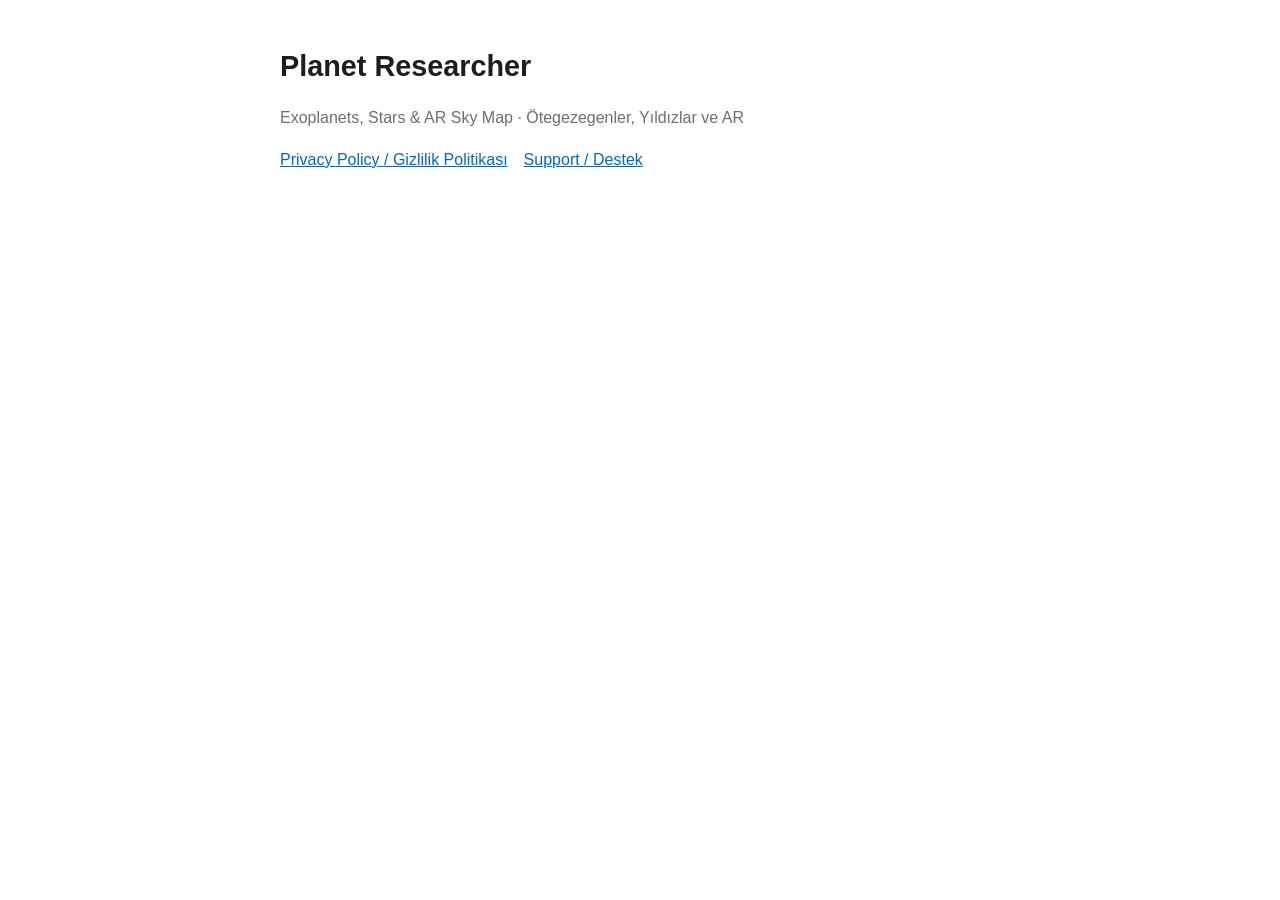
<file: index.html>
<!doctype html><html lang="en"><head><meta charset="utf-8"><meta name="viewport" content="width=device-width,initial-scale=1"><title>Planet Researcher</title><link rel="stylesheet" href="style.css"></head><body>
<h1>Planet Researcher</h1><p class="muted">Exoplanets, Stars &amp; AR Sky Map · Ötegezegenler, Yıldızlar ve AR</p>
<nav><a href="privacy.html">Privacy Policy / Gizlilik Politikası</a><a href="support.html">Support / Destek</a></nav>
</body></html>
</file>
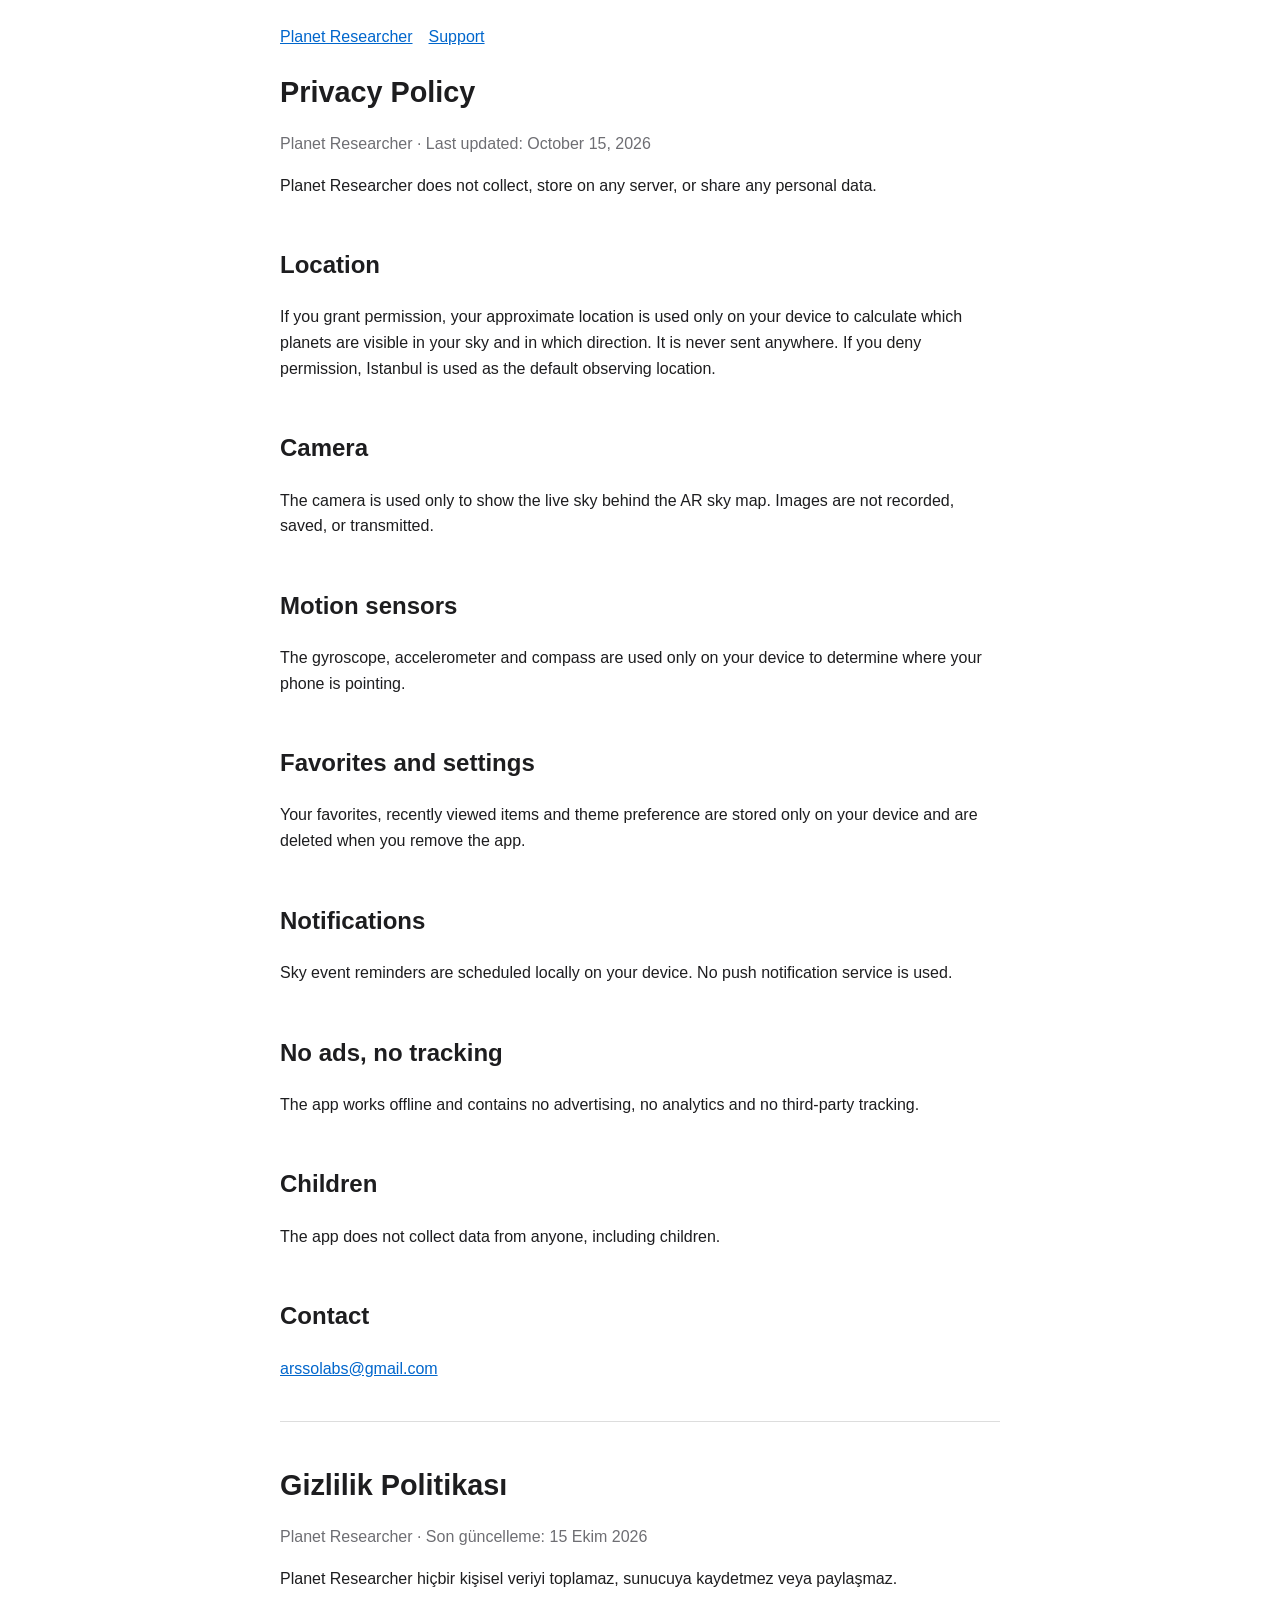
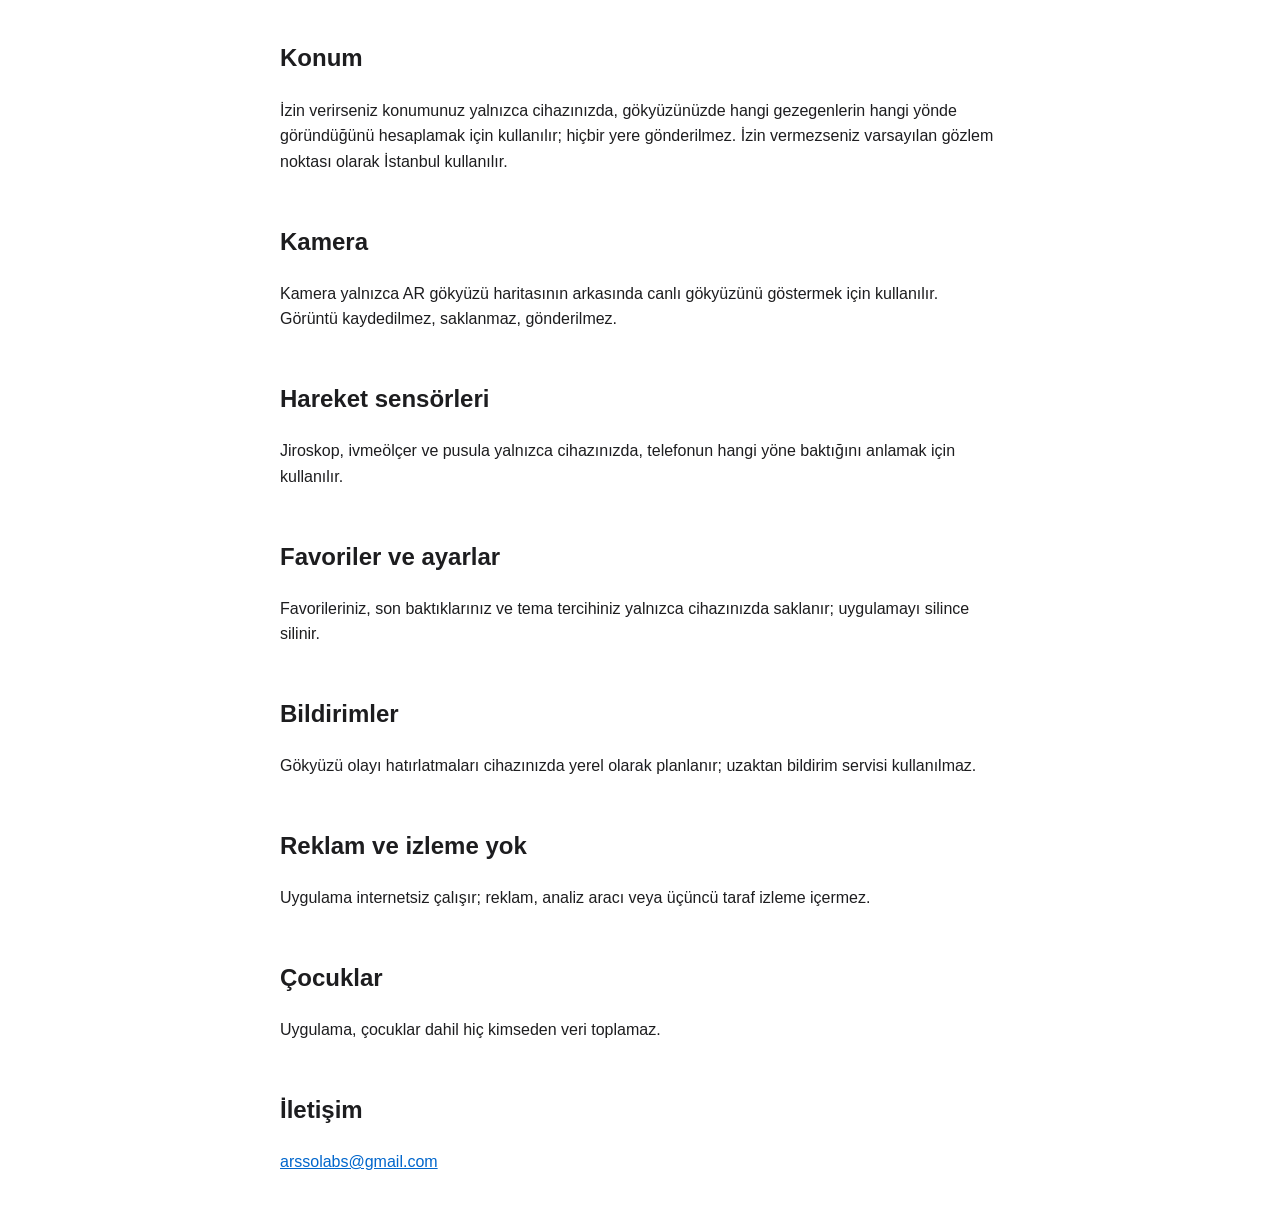
<file: privacy.html>
<!doctype html><html lang="en"><head><meta charset="utf-8"><meta name="viewport" content="width=device-width,initial-scale=1"><title>Privacy Policy – Planet Researcher</title><link rel="stylesheet" href="style.css"></head><body>
<nav><a href="index.html">Planet Researcher</a><a href="support.html">Support</a></nav>
<h1>Privacy Policy</h1><p class="muted">Planet Researcher · Last updated: October 15, 2026</p>
<p>Planet Researcher does not collect, store on any server, or share any personal data.</p>
<h2>Location</h2><p>If you grant permission, your approximate location is used only on your device to calculate which planets are visible in your sky and in which direction. It is never sent anywhere. If you deny permission, Istanbul is used as the default observing location.</p>
<h2>Camera</h2><p>The camera is used only to show the live sky behind the AR sky map. Images are not recorded, saved, or transmitted.</p>
<h2>Motion sensors</h2><p>The gyroscope, accelerometer and compass are used only on your device to determine where your phone is pointing.</p>
<h2>Favorites and settings</h2><p>Your favorites, recently viewed items and theme preference are stored only on your device and are deleted when you remove the app.</p>
<h2>Notifications</h2><p>Sky event reminders are scheduled locally on your device. No push notification service is used.</p>
<h2>No ads, no tracking</h2><p>The app works offline and contains no advertising, no analytics and no third-party tracking.</p>
<h2>Children</h2><p>The app does not collect data from anyone, including children.</p>
<h2>Contact</h2><p><a href="mailto:arssolabs@gmail.com">arssolabs@gmail.com</a></p>
<hr lang="tr">
<div lang="tr">
<h1>Gizlilik Politikası</h1><p class="muted">Planet Researcher · Son güncelleme: 15 Ekim 2026</p>
<p>Planet Researcher hiçbir kişisel veriyi toplamaz, sunucuya kaydetmez veya paylaşmaz.</p>
<h2>Konum</h2><p>İzin verirseniz konumunuz yalnızca cihazınızda, gökyüzünüzde hangi gezegenlerin hangi yönde göründüğünü hesaplamak için kullanılır; hiçbir yere gönderilmez. İzin vermezseniz varsayılan gözlem noktası olarak İstanbul kullanılır.</p>
<h2>Kamera</h2><p>Kamera yalnızca AR gökyüzü haritasının arkasında canlı gökyüzünü göstermek için kullanılır. Görüntü kaydedilmez, saklanmaz, gönderilmez.</p>
<h2>Hareket sensörleri</h2><p>Jiroskop, ivmeölçer ve pusula yalnızca cihazınızda, telefonun hangi yöne baktığını anlamak için kullanılır.</p>
<h2>Favoriler ve ayarlar</h2><p>Favorileriniz, son baktıklarınız ve tema tercihiniz yalnızca cihazınızda saklanır; uygulamayı silince silinir.</p>
<h2>Bildirimler</h2><p>Gökyüzü olayı hatırlatmaları cihazınızda yerel olarak planlanır; uzaktan bildirim servisi kullanılmaz.</p>
<h2>Reklam ve izleme yok</h2><p>Uygulama internetsiz çalışır; reklam, analiz aracı veya üçüncü taraf izleme içermez.</p>
<h2>Çocuklar</h2><p>Uygulama, çocuklar dahil hiç kimseden veri toplamaz.</p>
<h2>İletişim</h2><p><a href="mailto:arssolabs@gmail.com">arssolabs@gmail.com</a></p>
</div></body></html>
</file>
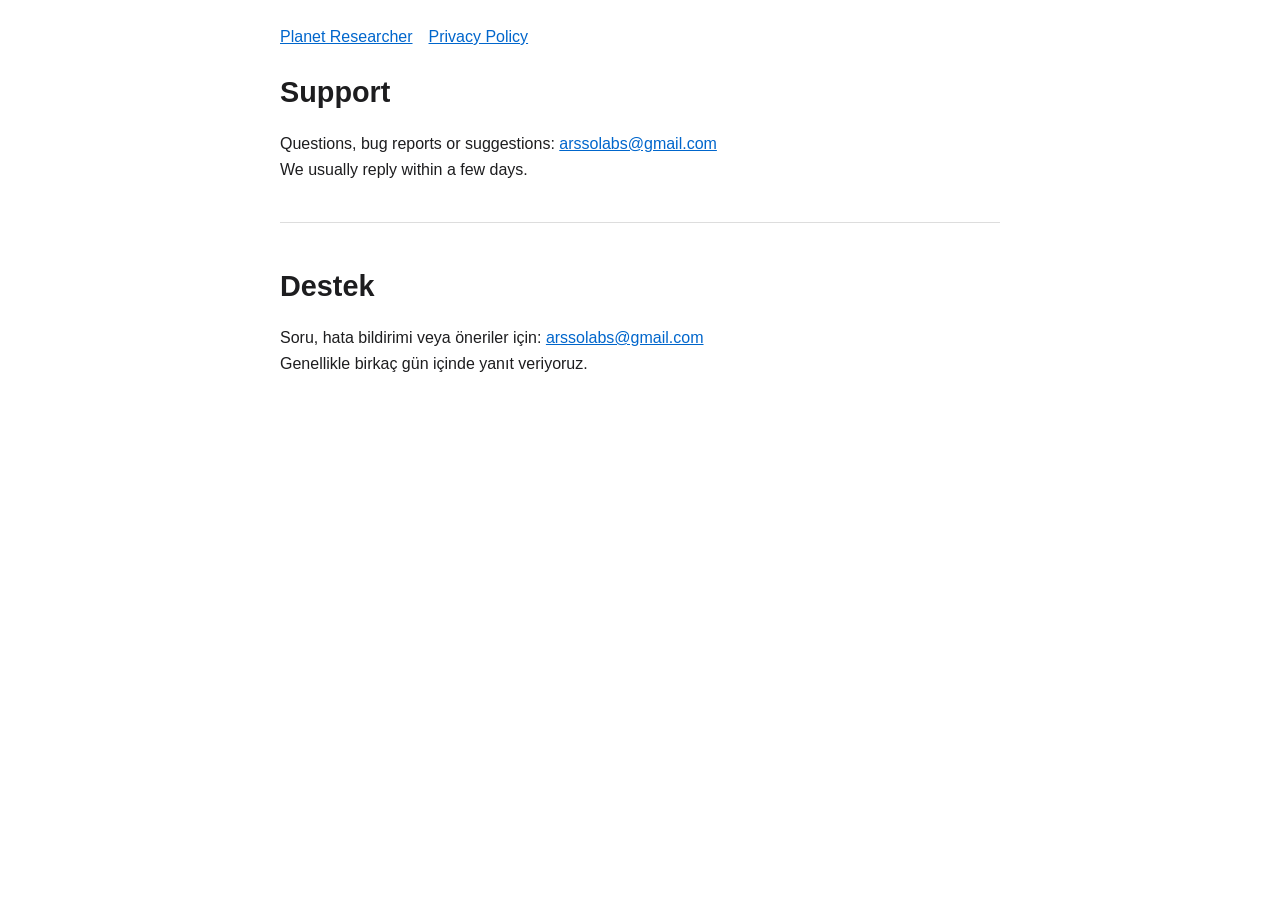
<file: support.html>
<!doctype html><html lang="en"><head><meta charset="utf-8"><meta name="viewport" content="width=device-width,initial-scale=1"><title>Support – Planet Researcher</title><link rel="stylesheet" href="style.css"></head><body>
<nav><a href="index.html">Planet Researcher</a><a href="privacy.html">Privacy Policy</a></nav>
<h1>Support</h1><p>Questions, bug reports or suggestions: <a href="mailto:arssolabs@gmail.com">arssolabs@gmail.com</a><br>We usually reply within a few days.</p>
<hr><div lang="tr"><h1>Destek</h1><p>Soru, hata bildirimi veya öneriler için: <a href="mailto:arssolabs@gmail.com">arssolabs@gmail.com</a><br>Genellikle birkaç gün içinde yanıt veriyoruz.</p></div>
</body></html>
</file>
<file: style.css>
body{font-family:-apple-system,BlinkMacSystemFont,"Segoe UI",Roboto,sans-serif;max-width:720px;margin:0 auto;padding:24px 16px;line-height:1.6;color:#1d1d1f;background:#fff}
h1{font-size:1.8em;margin-bottom:0}h2{margin-top:2em}.muted{color:#6e6e73}a{color:#0066cc}hr{border:0;border-top:1px solid #ddd;margin:2.5em 0}
nav a{margin-right:16px}
@media (prefers-color-scheme:dark){body{background:#000;color:#f5f5f7}.muted{color:#a1a1a6}a{color:#2997ff}hr{border-top-color:#333}}
</file>
